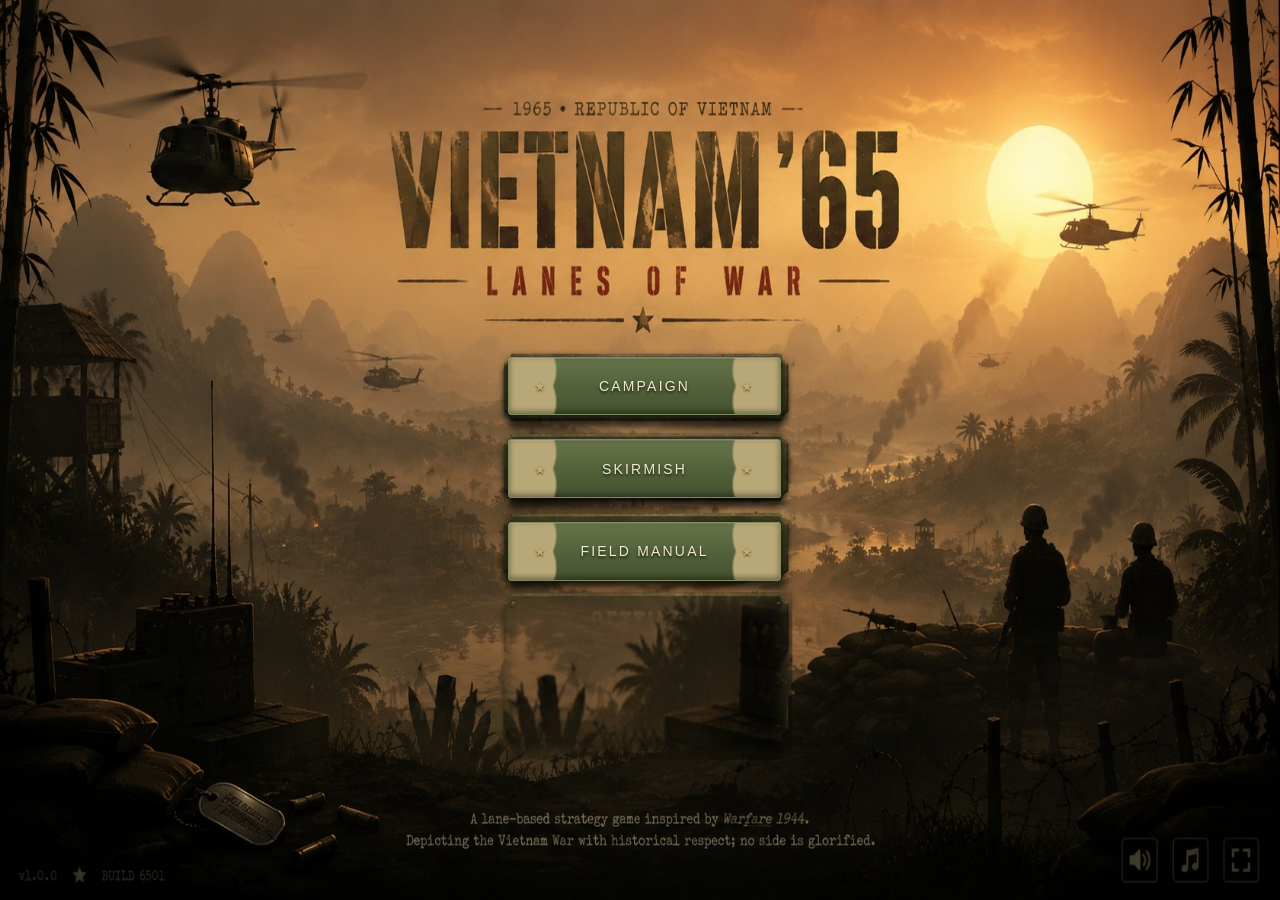
<file: index.html>
<!DOCTYPE html>
<html lang="en">
<head>
<meta charset="UTF-8">
<!-- user-scalable=no: pinch-zoom fights a canvas game that does its own panning,
     and a stray double-tap zoom leaves the player stuck at 2x with no way back.
     viewport-fit=cover lets the stage reach under the notch once fullscreen. -->
<meta name="viewport" content="width=device-width, initial-scale=1.0, maximum-scale=1.0, user-scalable=no, viewport-fit=cover">
<meta name="mobile-web-app-capable" content="yes">
<meta name="apple-mobile-web-app-capable" content="yes">
<meta name="apple-mobile-web-app-status-bar-style" content="black-translucent">
<meta name="theme-color" content="#0c0e09">
<title>VIETNAM '65 — LANES OF WAR</title>
<link rel="icon" type="image/png" href="favicon.png">
<link rel="stylesheet" href="css/style.css">
</head>
<body>
<div id="app">
  <div id="stage">
    <canvas id="game-canvas" width="1280" height="720"></canvas>

    <!-- In-match HUD -->
    <div id="hud" class="hidden">
      <div id="hud-top">
        <div class="morale-block" id="morale-us">
          <div class="morale-label"><span class="emblem us">★</span> US / ARVN</div>
          <div class="morale-bar"><div class="morale-fill us" id="morale-fill-us"></div></div>
        </div>
        <div id="hud-center">
          <div id="flag-pips"></div>
          <div id="objective-line"></div>
          <canvas id="minimap" width="240" height="52" title="Battlefield map — click to move the camera"></canvas>
        </div>
        <div class="morale-block right" id="morale-vc">
          <div class="morale-label">VC / NVA <span class="emblem vc">★</span></div>
          <div class="morale-bar"><div class="morale-fill vc" id="morale-fill-vc"></div></div>
        </div>
      </div>

      <div id="hud-controls">
        <button id="btn-pause" title="Pause [P]">II</button>
        <button id="btn-speed" title="Speed [F]">1×</button>
        <button id="btn-mute" title="Mute [M]">SND</button>
        <button id="btn-music" title="Music on/off">MUS</button>
        <button id="btn-fullscreen" title="Fullscreen">⤢</button>
      </div>

      <!-- Hover detail for a unit card. Sits in the HUD layer so it scales with
           --uiK like everything else. -->
      <div id="unit-info" class="hidden"></div>

      <div id="banner"></div>
      <div id="tutor"></div>
      <div id="ticker"></div>

      <div id="hud-bottom">
        <div id="cp-display"><span id="cp-value">0</span><span class="cp-label">CP</span></div>
        <div id="unit-cards"></div>
        <div id="callin-divider"></div>
        <div id="callin-cards"></div>
      </div>
      <div id="target-hint" class="hidden"></div>
      <div id="squad-panel" class="hidden"></div>
    </div>

    <!-- Main menu -->
    <div class="screen" id="screen-menu">
      <div class="menu-inner">
        <div class="title-block">
          <div class="title-over">— 1965 · REPUBLIC OF VIETNAM —</div>
          <h1>VIETNAM '65</h1>
          <div class="title-sub">LANES OF WAR</div>
          <div id="load-status"></div>
        </div>
        <div class="menu-buttons">
          <button class="big-btn" id="btn-campaign">CAMPAIGN</button>
          <button class="big-btn" id="btn-skirmish">SKIRMISH</button>
          <button class="big-btn" id="btn-help">FIELD MANUAL</button>
        </div>
        <div class="menu-footer">A lane-tactics game in the tradition of <em>Warfare 1944</em>.<br>
        Depicting the war of 1965–69 with documentary intent — no side is glorified here.</div>
      </div>
    </div>

    <!-- Skirmish setup -->
    <div class="screen hidden" id="screen-skirmish">
      <div class="panel wide">
        <h2>SKIRMISH — OPERATION ORDER</h2>
        <div class="setup-row">
          <div class="setup-label">COMMAND<br><span id="perk-points">0 CMD</span></div>
          <div class="perk-pick" id="perk-pick"></div>
        </div>
        <div class="setup-row">
          <div class="setup-label">FACTION</div>
          <div class="faction-pick">
            <button class="faction-card selected" data-side="us" id="pick-us">
              <div class="fc-emblem us">★</div>
              <div class="fc-name">US / ARVN</div>
              <div class="fc-doc">FIREPOWER DOCTRINE</div>
              <div class="fc-desc">Artillery, napalm, air cavalry. Costly, casualty-sensitive troops. You must find the enemy before you can destroy him.</div>
            </button>
            <button class="faction-card" data-side="vc" id="pick-vc">
              <div class="fc-emblem vc">★</div>
              <div class="fc-name">VC / NVA</div>
              <div class="fc-doc">GROUND DOCTRINE</div>
              <div class="fc-desc">Concealment, punji traps, spider holes, tunnels. No air, no artillery — the land itself is your weapon.</div>
            </button>
          </div>
        </div>
        <div class="setup-row">
          <div class="setup-label">AREA OF OPERATIONS</div>
          <div id="map-pick" class="map-pick"></div>
        </div>
        <div class="setup-row">
          <div class="setup-label">OPPOSITION</div>
          <div class="diff-pick">
            <button class="diff-btn" data-diff="recruit">RECRUIT</button>
            <button class="diff-btn selected" data-diff="veteran">VETERAN</button>
            <button class="diff-btn" data-diff="elite">ELITE</button>
          </div>
        </div>
        <div class="setup-actions">
          <button class="big-btn ghost" id="btn-skirmish-back">BACK</button>
          <button class="big-btn" id="btn-skirmish-start">COMMENCE OPERATION</button>
        </div>
      </div>
    </div>

    <!-- Campaign select -->
    <div class="screen hidden" id="screen-campaign">
      <div class="panel wide">
        <h2>CAMPAIGN — 1965 to 1969</h2>
        <div class="campaign-note">Five operations, alternating sides. Learn both doctrines: the war looked very different depending on which end of the lane you stood on.</div>
        <div id="mission-list"></div>
        <div class="setup-actions">
          <button class="big-btn ghost" id="btn-campaign-back">BACK</button>
        </div>
      </div>
    </div>

    <!-- Briefing -->
    <div class="screen hidden" id="screen-briefing">
      <div class="panel briefing">
        <div class="brief-stamp" id="brief-stamp">OPERATION ORDER</div>
        <h2 id="brief-title"></h2>
        <div class="brief-meta" id="brief-meta"></div>
        <div class="brief-body" id="brief-body"></div>
        <div class="brief-objectives" id="brief-objectives"></div>
        <div class="setup-actions">
          <button class="big-btn ghost" id="btn-brief-back">WITHDRAW</button>
          <button class="big-btn" id="btn-brief-start">COMMENCE OPERATION</button>
        </div>
      </div>
    </div>

    <!-- Field manual -->
    <div class="screen hidden" id="screen-help">
      <div class="panel wide manual">
        <h2>FIELD MANUAL</h2>
        <div class="manual-cols">
          <div class="manual-col">
            <h3>THE LANE WAR</h3>
            <ul>
              <li><b>Command Points (CP)</b> accrue over time. Spend them on troops and support. Holding lane flags raises income and drains enemy morale.</li>
              <li>Click a <b>unit card</b> (or keys 1–6), then click a lane to deploy. Units advance and engage on their own.</li>
              <li>Win by breaking enemy <b>morale</b>. Every soldier lost costs morale — US morale bleeds faster per casualty than VC morale.</li>
              <li><b>Elevation matters.</b> Troops firing downhill gain range and damage. Study the terrain line of each lane.</li>
              <li><b>Cover is not concealment.</b> Concealed VC troops in brush cannot be targeted until spotted — and their first volley from hiding hits harder.</li>
            </ul>
            <h3>COVER &amp; TRENCHES</h3>
            <ul>
              <li>Your squads <b>do not take cover on their own</b>. Select one and tap a position, or press <b>E</b>, to move into it. When to move is the decision.</li>
              <li>A rock holds one squad, a trench two, a long trench three. The <b>pips</b> under a position show how full it is — including an enemy position, once they crowd one.</li>
              <li><b>Crowding is a trade.</b> Squads packed into one position lose protection against rifles and take far more from a single shell. Massing wins the firefight and loses to the mortar that finds it.</li>
              <li><b>Hold still and the position improves</b> — men dig, and protection climbs for about thirteen seconds.</li>
              <li>Keep holding and <b>the enemy ranges you in</b>. A round lands short as a warning, then the position starts taking accurate fire. Moving resets the clock — and it resets the digging too.</li>
              <li>A trench <b>conceals</b> the men in it. You can see into your own; an enemy trench stays shut.</li>
              <li><b>Rifles will not take a trench.</b> A dug-in squad beats the same squad in the open almost every time — do not feed men into it frontally.</li>
              <li><b>Weapons are drawn as they are.</b> An SKS has no magazine under it, an AK does; the ARVN carry long wooden M14s and the M79 is a short fat tube. You can tell what is shooting at you by looking.</li>
              <li>The <b>Weapons Team carries an M79</b> (F) — high explosive out to more than twice grenade range. It is the infantry answer to a trench, and it costs no CP.</li>
              <li><b>Explosives are the answer.</b> A trench does not shelter you from a shell, it contains it: grenades and artillery hit HARDER against a dug position, and harder again if it is crowded. That is how you clear one.</li>
            </ul>
            <h3>SNIPERS</h3>
            <ul>
              <li>Snipers take time to aim — watch for the <b>scope glint</b>. One shot, one kill.</li>
              <li>Two snipers aiming at each other triggers a <b>duel</b>: high ground and range decide who fires first.</li>
              <li>Counter a sniper with artillery, smoke of battle... or your own marksman.</li>
            </ul>
          </div>
          <div class="manual-col">
            <h3>US — FIREPOWER DOCTRINE <span class="emblem us">★</span></h3>
            <ul>
              <li><b>Fire Mission</b>: 105mm barrage on a marked point, after a delay.</li>
              <li><b>Napalm</b>: burns a strip of ground — and the brush concealing the enemy. Fire does not check dog tags; keep your own men clear.</li>
              <li><b>Dustoff</b>: medevac flight restores morale.</li>
              <li><b>Air Cav</b>: Huey inserts a squad anywhere on a lane.</li>
              <li><b>Arc Light</b>: B-52 strike. Devastating against massed troops, wasted on dispersed ones.</li>
              <li><b>The APC is immune to rifle fire.</b> Not resistant — immune. Rounds spark off the hull. Only rockets, grenades, satchels and shells will stop it.</li>
              <li><b>Engineers</b> clear traps and tunnels; <b>LRRP recon</b> spots concealed enemies at long range.</li>
            </ul>
            <h3>VC — GROUND DOCTRINE <span class="emblem vc">★</span></h3>
            <ul>
              <li><b>Punji pits & mines</b>: hidden traps placed on the lane. Engineers can find and clear them.</li>
              <li><b>Spider hole</b>: a buried marksman who fires one ambush shot, then vanishes again.</li>
              <li><b>Tunnel</b>: dig a forward exit — your infantry emerge there instead of walking the whole lane.</li>
              <li>Guerrillas in brush are <b>concealed</b>: untargetable until spotted, with an ambush bonus on their first strike.</li>
            </ul>
          </div>
        </div>
        <div class="setup-actions">
          <button class="big-btn" id="btn-help-back">RETURN</button>
        </div>
      </div>
    </div>

    <!-- Pause -->
    <div class="screen hidden translucent" id="screen-pause">
      <div class="panel narrow">
        <h2>OPERATION SUSPENDED</h2>
        <div class="pause-buttons">
          <button class="big-btn" id="btn-resume">RESUME</button>
          <button class="big-btn ghost" id="btn-restart">RESTART OPERATION</button>
          <button class="big-btn ghost" id="btn-abort">ABORT TO COMMAND</button>
        </div>
      </div>
    </div>

    <!-- Result -->
    <div class="screen hidden" id="screen-result">
      <div class="panel narrow result">
        <h2 id="result-title">VICTORY</h2>
        <div id="result-sub"></div>
        <div id="result-stats"></div>
        <div class="setup-actions column">
          <button class="big-btn hidden" id="btn-next-mission">NEXT OPERATION</button>
          <button class="big-btn ghost" id="btn-result-replay">REPLAY</button>
          <button class="big-btn ghost" id="btn-result-menu">RETURN TO COMMAND</button>
        </div>
      </div>
    </div>
  </div>
</div>

<!-- Shown only when a touch device is held upright. A 16:9 stage in portrait
     collapses to about a quarter of the screen, so asking for a rotation beats
     shipping an unplayable letterbox. -->
<!-- MOBILE: a landscape GATE, not a nag.
     The desktop build showed this as an overlay you could tap past, because a
     wrong orientation guess must never lock a player out. Here it is the front
     door: the battlefield is 2560px wide and the game is played along that
     axis, so portrait is not a degraded view, it is a broken one. The tap also
     does the work iOS only allows from a real gesture — fullscreen and the
     orientation lock. -->
<div id="rotate-prompt">
  <div class="rotate-icon">⟳</div>
  <div class="rotate-title">ROTATE TO PLAY</div>
  <div class="rotate-sub">Vietnam '65 is fought in landscape</div>
  <div class="rotate-skip">tap anywhere — this also goes fullscreen</div>
</div>

<script src="assets/manifest.js"></script>
<script src="js/data.js"></script>
<script src="js/assets.js"></script>
<script src="js/audio.js"></script>
<script src="js/fx.js"></script>
<script src="js/render.js"></script>
<script src="js/sprite3d.js"></script>
<script src="js/props.js"></script>
<script src="js/perks.js"></script>
<script src="js/tutor.js"></script>
<script src="js/game.js"></script>
<script src="js/ui.js"></script>
<script src="js/mobile.js"></script>
<script src="js/main.js"></script>
</body>
</html>
</file>
<file: css/style.css>
:root {
  --ink: #14170f;
  --olive: #3c4531;
  --olive-dark: #262c1e;
  --paper: #d8d2b0;
  --paper-dim: #b3ad8d;
  --brass: #c9a86a;
  /* Components, so alpha variants of the accent can follow a side re-theme too —
     rgba() cannot take a hex token apart. */
  --brass-rgb: 201, 168, 106;
  /* The HUD plate: the olive gradient every button and panel is stamped from,
     and its hover. Tokenised for the same reason. */
  --plate-hi: #2a3119;
  --plate-lo: #1a2010;
  --plate-hi-h: #333c1f;
  --plate-lo-h: #1f2614;
  --us: #8aa06b;
  --us-bright: #b5c98f;
  --vc: #c25b45;
  --vc-bright: #e08767;
  --danger: #d24a2e;
  --font-head: 'Impact', 'Haettenschweiler', 'Arial Narrow Bold', sans-serif;
  --font-mono: 'Courier New', Courier, monospace;
}

/* ---- THE VC / NVA HUD ------------------------------------------------------
 *
 * `body.side-vc` existed and carried exactly ONE rule — a call-in card
 * background — so playing as the VC gave you the US Army's HUD: olive drab
 * plates, brass fittings, the whole field-manual treatment of the side you are
 * fighting. Reported from play, and correct.
 *
 * The two sides had genuinely different visual worlds and the HUD should say
 * which one you are. US is a printed field manual: olive plate, brass rivets,
 * khaki paper. The NLF's is austere by comparison and its one bright note is
 * the gold star of the flag, so the VC plate goes to a near-black worn brown
 * — black cotton and bamboo rather than sprayed steel — and the accent goes
 * from a brownish brass to a clean bright gold.
 *
 * Done entirely by re-pointing the tokens, which is why the 42 hardcoded
 * accent and plate colours were routed through them first: custom properties
 * set on `body` cascade to the whole HUD, so this block is the entire theme.
 * The US side is unchanged, verified by computed-style diff over 404 elements. */
body.side-vc {
  --brass: #d9b436;
  --brass-rgb: 217, 180, 54;
  --plate-hi: #2b1f1c;
  --plate-lo: #170f0e;
  --plate-hi-h: #3a2a24;
  --plate-lo-h: #1d1412;
  --paper: #d4cfc0;
  --paper-dim: #a9a494;
}

* { margin: 0; padding: 0; box-sizing: border-box; user-select: none; -webkit-user-select: none; }

html, body {
  width: 100%; height: 100%;
  /* dvh tracks the mobile URL bar as it hides and shows; without it the stage
     is sized against a viewport that is briefly wrong on every scroll gesture */
  height: 100dvh;
  background: #0c0e09;
  overflow: hidden;
  /* stop the page itself rubber-banding when a drag reaches the canvas edge */
  overscroll-behavior: none;
  font-family: var(--font-mono);
  color: var(--paper);
}

#stage {
  position: relative;
  aspect-ratio: 16 / 9;
  width: min(100vw, calc(100vh * 16 / 9));
  height: min(100vh, calc(100vw * 9 / 16));
  background: #000;
  box-shadow: 0 0 80px rgba(0,0,0,.8);
}

#game-canvas {
  position: absolute; inset: 0;
  width: 100%; height: 100%;
  display: block;
  cursor: crosshair;
  /* THE reason a drag could never pan the map: without this the browser claims
     the gesture for document scrolling and pinch-zoom before touchmove is even
     dispatched. `none` hands every touch to the game. */
  touch-action: none;
  -webkit-user-select: none; user-select: none;
  -webkit-tap-highlight-color: transparent;
}

/* ---------------------------------------------------------------- mobile ---
 * The stage is 16:9 and centred, which is right on a desktop and wrong on a
 * phone: `min(100vw, 100vh*16/9)` on a 390x844 screen gives 390x219, so the
 * game occupied about a quarter of the display. In landscape the same rule is
 * correct, so the fix is to fill the short axis and let the notch be covered
 * rather than to change the aspect.
 */
#app {
  width: 100%;
  height: 100%;
  display: flex;
  align-items: center;
  justify-content: center;
  padding: env(safe-area-inset-top) env(safe-area-inset-right)
               env(safe-area-inset-bottom) env(safe-area-inset-left);
}

body.touch #stage { box-shadow: none; }

/* Touch targets. 44px is the usual floor for a finger; the HUD buttons were
   sized for a mouse pointer.
 *
 * These are expressed in DESIGN pixels, and the whole HUD is then scaled by
 * --uiK (0.52 on a phone in landscape) — so a 44px design button lands at ~23
 * real pixels, which is not a finger target at all. The order buttons measured
 * exactly that. Sizes here are therefore divided back out by the scale, so the
 * PHYSICAL target is right rather than the nominal one. */
body.touch #hud-controls button {
  min-width: calc(44px / var(--uiK, 1)); min-height: calc(40px / var(--uiK, 1));
  font-size: calc(15px / var(--uiK, 1));
}
body.touch .card { min-height: calc(44px / var(--uiK, 1)); }

/* Squad orders — the controls a player uses most, and the ones that were
   smallest. Kept legible as well as tappable. */
body.touch #squad-panel button {
  min-height: calc(42px / var(--uiK, 1));
  /* width matters as much as height: the smoke button is a single letter and
     measured 25px across — tall enough to hit and too narrow to */
  min-width: calc(42px / var(--uiK, 1));
  padding: calc(6px / var(--uiK, 1)) calc(12px / var(--uiK, 1));
  font-size: calc(12px / var(--uiK, 1));
}
body.touch #squad-panel .sp-name { font-size: calc(12px / var(--uiK, 1)); }
/* the keyboard hints are noise on a device with no keyboard */
body.touch #squad-panel button i { display: none; }

#btn-fullscreen { font-size: 15px; line-height: 1; }

/* Rotate prompt — only ever visible on a touch device held upright. */
#rotate-prompt {
  position: fixed; inset: 0; z-index: 9999;
  display: none;
  flex-direction: column; align-items: center; justify-content: center; gap: 14px;
  background: #0c0e09;
  color: var(--paper);
  text-align: center;
  padding: 24px;
}
body.portrait #rotate-prompt { display: flex; }
.rotate-icon {
  font-size: 54px; color: var(--brass, var(--brass));
  animation: rotate-hint 2.4s ease-in-out infinite;
}
@keyframes rotate-hint {
  0%, 55%, 100% { transform: rotate(0deg); }
  25%, 45%      { transform: rotate(-90deg); }
}
.rotate-title { font-size: 17px; letter-spacing: 2px; }
.rotate-sub { font-size: 12px; opacity: .65; letter-spacing: 1px; }
.rotate-skip {
  margin-top: 18px; font-size: 11px; letter-spacing: 1px;
  opacity: .42; text-decoration: underline;
}

.hidden { display: none !important; }

/* ---------- Screens ---------- */
.screen {
  position: absolute; inset: 0;
  display: flex; align-items: center; justify-content: center;
  background:
    radial-gradient(ellipse at 50% 30%, rgba(70,80,50,.25), transparent 70%),
    linear-gradient(rgba(10,12,7,.82), rgba(10,12,7,.92));
  z-index: 20;
}
.panel.wide { width: 78%; }
.panel.narrow { width: 460px; text-align: center; }
.panel.briefing { width: 640px; }

h1 {
  font-family: var(--font-head);
  font-size: 88px;
  letter-spacing: 10px;
  color: var(--paper);
  text-shadow: 0 4px 0 rgba(0,0,0,.55), 0 0 34px rgba(220,160,80,.25);
  line-height: 1;
}
h3 {
  font-family: var(--font-head);
  font-size: 17px;
  letter-spacing: 3px;
  color: var(--paper);
  margin: 14px 0 7px;
}

.emblem { font-style: normal; }
.emblem.us { color: var(--us-bright); }
.emblem.vc { color: var(--vc-bright); }

/* ---------- Main menu ---------- */
.menu-inner { text-align: center; margin-top: -30px; }
.title-over {
  font-size: 13px; letter-spacing: 6px; color: var(--brass);
  margin-bottom: 8px; text-shadow: 0 1px 0 #000;
}
.title-sub {
  font-family: var(--font-head);
  font-size: 26px; letter-spacing: 18px; text-indent: 18px;
  color: var(--vc-bright);
  margin-top: 2px;
  text-shadow: 0 2px 0 rgba(0,0,0,.6);
}
#load-status {
  margin-top: 10px; font-size: 10px; letter-spacing: 3px;
  color: rgba(216,210,176,.55); text-shadow: 0 1px 0 #000;
  min-height: 12px;
}
.menu-buttons { margin-top: 44px; display: flex; flex-direction: column; gap: 14px; align-items: center; }
.menu-footer {
  margin-top: 40px; font-size: 11px; line-height: 1.7;
  color: rgba(216,210,176,.6); text-shadow: 0 1px 0 #000;
}

.big-btn {
  font-family: var(--font-head);
  font-size: 20px; letter-spacing: 4px;
  color: var(--ink);
  background: linear-gradient(180deg, var(--paper), #b8b28f);
  border: none;
  border-bottom: 4px solid #7d7758;
  padding: 12px 44px;
  min-width: 300px;
  cursor: pointer;
  transition: transform .08s, filter .08s;
}
.big-btn:hover { filter: brightness(1.08); transform: translateY(-1px); }
.big-btn:active { transform: translateY(1px); border-bottom-width: 2px; }
.big-btn.ghost {
  background: transparent; color: var(--paper);
  border: 1px solid rgba(216,210,176,.5); border-bottom: 3px solid rgba(216,210,176,.5);
}
.big-btn:disabled { opacity: .4; cursor: default; }

/* ---------- Skirmish setup ---------- */
.setup-row { margin-bottom: 18px; }
.setup-label { font-size: 11px; letter-spacing: 4px; color: var(--brass); margin-bottom: 8px; }

.faction-pick { display: flex; gap: 16px; }
.faction-card {
  flex: 1; text-align: left; cursor: pointer;
  background: rgba(0,0,0,.3);
  border: 1px solid rgba(216,210,176,.25);
  padding: 14px 16px;
  color: var(--paper);
  font-family: var(--font-mono);
  transition: border-color .1s, background .1s;
}
.faction-card:hover { background: rgba(216,210,176,.08); }
.faction-card.selected { border-color: var(--brass); background: rgba(var(--brass-rgb),.12); box-shadow: inset 0 0 24px rgba(var(--brass-rgb),.08); }
.fc-emblem { font-size: 26px; }
.fc-emblem.us { color: var(--us-bright); }
.fc-emblem.vc { color: var(--vc-bright); }
.fc-name { font-family: var(--font-head); font-size: 20px; letter-spacing: 3px; margin: 4px 0 2px; }
.fc-doc { font-size: 10px; letter-spacing: 3px; color: var(--brass); margin-bottom: 8px; }
.fc-desc { font-size: 11px; line-height: 1.55; color: var(--paper-dim); }

.map-pick { display: flex; gap: 10px; flex-wrap: wrap; }
.map-card {
  cursor: pointer; width: 172px;
  background: rgba(0,0,0,.3);
  border: 1px solid rgba(216,210,176,.25);
  padding: 10px 12px;
  color: var(--paper);
  font-family: var(--font-mono);
  text-align: left;
}
.map-card:hover { background: rgba(216,210,176,.08); }
.map-card.selected { border-color: var(--brass); background: rgba(var(--brass-rgb),.12); }
.map-card .mc-name { font-family: var(--font-head); font-size: 15px; letter-spacing: 2px; }
.map-card .mc-year { font-size: 10px; color: var(--brass); letter-spacing: 2px; margin: 2px 0 6px; }
.map-card .mc-desc { font-size: 10px; line-height: 1.5; color: var(--paper-dim); }
.map-card canvas { width: 100%; height: 44px; display: block; margin-bottom: 6px; background: #11150c; }

.diff-pick { display: flex; gap: 10px; }
.diff-btn {
  font-family: var(--font-head); letter-spacing: 3px; font-size: 14px;
  background: rgba(0,0,0,.3); color: var(--paper);
  border: 1px solid rgba(216,210,176,.25);
  padding: 8px 22px; cursor: pointer;
}
.diff-btn.selected { border-color: var(--brass); color: var(--brass); background: rgba(var(--brass-rgb),.1); }

.setup-actions { display: flex; gap: 14px; justify-content: flex-end; margin-top: 22px; }
.setup-actions.column { flex-direction: column; align-items: center; }

/* ---------- Campaign ---------- */
.campaign-note { font-size: 12px; color: var(--paper-dim); margin-bottom: 16px; line-height: 1.6; }
#mission-list { display: flex; flex-direction: column; gap: 8px; }
.mission-row.locked { opacity: .38; cursor: default; }

/* ---------- Briefing ---------- */
.brief-objectives { margin-top: 14px; font-size: 12px; line-height: 1.8; color: var(--us-bright); }

/* ---------- Manual ---------- */
.manual-cols { display: flex; gap: 30px; }
.manual-col { flex: 1; }
.manual ul { list-style: none; }
.manual li { font-size: 11.5px; line-height: 1.6; margin-bottom: 7px; color: var(--paper-dim); padding-left: 14px; position: relative; }
.manual li::before { content: '▸'; position: absolute; left: 0; color: var(--brass); }
.manual li b { color: var(--paper); }

/* ---------- Result ---------- */
.result h2 { font-size: 44px; letter-spacing: 8px; }
#result-title.win { color: var(--us-bright); }
#result-title.lose { color: var(--danger); }
#result-sub { font-size: 12px; color: var(--paper-dim); margin-bottom: 18px; line-height: 1.6; }
#result-stats { display: grid; grid-template-columns: 1fr 1fr; gap: 6px 20px; text-align: left; font-size: 12px; margin-bottom: 10px; }
#result-stats .rs-label { color: var(--paper-dim); }
#result-stats .rs-value { text-align: right; color: var(--paper); }

/* ---------- Pause ---------- */
.pause-buttons { display: flex; flex-direction: column; gap: 12px; align-items: center; }

/* ---------- HUD ---------- */
#hud { position: absolute; inset: 0; pointer-events: none; z-index: 10; }
#hud button { pointer-events: auto; }
.morale-block { width: 300px; }
.morale-block.right { text-align: right; }
.morale-fill { height: 100%; transition: width .3s; }

#hud-center { text-align: center; padding-top: 2px; }
#flag-pips { display: flex; gap: 8px; justify-content: center; }
.flag-pip {
  width: 16px; height: 16px; border: 1px solid rgba(216,210,176,.5);
  background: rgba(0,0,0,.5); transform: rotate(45deg);
}
.flag-pip.us { background: var(--us); }
.flag-pip.vc { background: var(--vc); }
#minimap {
  display: block; margin: 6px auto 0;
  border: 1px solid rgba(216,210,176,.35);
  border-radius: 2px;
  background: rgba(14,16,10,.8);
  cursor: pointer;
  pointer-events: auto;
  box-shadow: 0 2px 6px rgba(0,0,0,.5);
}

#hud-controls { position: absolute; top: 54px; right: 14px; display: flex; gap: 6px; }
#hud-controls button.off { color: rgba(216,210,176,.35); text-decoration: line-through; }
#banner.show { opacity: 1; }
#banner.danger { color: var(--danger); }

#ticker {
  position: absolute; left: 14px; bottom: 108px;
  font-size: 11px; line-height: 1.7; letter-spacing: 1px;
  color: rgba(216,210,176,.9);
  text-shadow: 0 1px 2px #000;
  pointer-events: none;
}
#ticker .tk-us { color: var(--us-bright); }
#ticker .tk-vc { color: var(--vc-bright); }
#ticker .tk-sys { color: var(--brass); }

#unit-cards, #callin-cards { display: flex; gap: 6px; }
#callin-divider { width: 1px; background: rgba(216,210,176,.3); margin: 4px 2px; }
.card.unaffordable .card-cost { color: var(--danger); }
.card canvas { width: 44px; height: 38px; }
.card-cost { font-size: 11px; color: var(--brass); font-weight: bold; }
.card-key {
  position: absolute; top: 2px; left: 4px;
  font-size: 9px; color: rgba(216,210,176,.55);
}
.card-cd {
  position: absolute; left: 0; right: 0; bottom: 0;
  background: rgba(0,0,0,.72);
  height: 0%;
  pointer-events: none;
}
.card.callin { background: rgba(31,26,18,.92); }
body.side-vc .card.callin { background: rgba(38,24,18,.92); }
#squad-panel button:hover { border-color: var(--brass); color: var(--brass); }
#squad-panel button:disabled { opacity: .45; cursor: default; }
#squad-panel button i { font-style: normal; opacity: .55; font-size: 9px; margin-left: 3px; }

#target-hint {
  position: absolute; bottom: 104px; left: 50%; transform: translateX(-50%);
  font-family: var(--font-head); font-size: 15px; letter-spacing: 3px;
  color: var(--brass); text-shadow: 0 1px 3px #000;
  background: rgba(8,10,6,.7); padding: 6px 18px;
  border: 1px solid rgba(var(--brass-rgb),.5);
  pointer-events: none;
}

/* ============================================================
   TITLE SCREEN — painted key art, live buttons on the plates
   Geometry matches assets/ui/menu_bg.jpg (1680x936):
   plate column x 667..1025, rows at y 371 / 457 / 543, h 61
   ============================================================ */
#screen-menu {
  background: url('../assets/ui/menu_bg.jpg') center/100% 100% no-repeat;
  padding: 0;
}
#screen-menu .menu-inner { width: 100%; height: 100%; padding: 0; display: block; }
/* the art already carries the title and the footer line */
#screen-menu .title-block,
#screen-menu .menu-footer { display: none; }

#screen-menu .menu-buttons {
  position: absolute; inset: 0;
  display: block; gap: 0;
  margin: 0;            /* the base rule's margin-top would shift the column */
}
#screen-menu .big-btn {
  position: absolute;
  left: 39.70%; width: 21.31%; height: 6.52%;
  min-width: 0; margin: 0; padding: 0;
  display: flex; align-items: center; justify-content: center;
  font-family: var(--font-head);
  font-size: clamp(11px, 1.55vh, 21px);
  letter-spacing: .16em;
  color: #efe9d2;
  text-shadow: 0 2px 3px rgba(0,0,0,.75);
  background:
    radial-gradient(circle at 3.2% 22%, #b9a877 0 14%, transparent 15%),
    radial-gradient(circle at 3.2% 78%, #b9a877 0 14%, transparent 15%),
    radial-gradient(circle at 96.8% 22%, #b9a877 0 14%, transparent 15%),
    radial-gradient(circle at 96.8% 78%, #b9a877 0 14%, transparent 15%),
    linear-gradient(180deg, #66744a 0%, #55643c 45%, #44522f 100%);
  border: 1px solid #7d8a5c;
  border-radius: 3px;
  box-shadow: inset 0 1px 0 rgba(255,255,255,.14),
              inset 0 -2px 6px rgba(0,0,0,.45),
              0 3px 10px rgba(0,0,0,.5);
  cursor: pointer;
  transition: filter .12s, transform .12s;
}
#screen-menu .big-btn::before,
#screen-menu .big-btn::after {
  content: '★';
  position: absolute; top: 50%; transform: translateY(-50%);
  color: var(--brass); font-size: .95em; text-shadow: 0 1px 2px rgba(0,0,0,.6);
}
#screen-menu .big-btn::before { left: 9%; }
#screen-menu .big-btn::after  { right: 9%; }
#screen-menu #btn-campaign { top: 39.64%; }
#screen-menu #btn-skirmish { top: 48.82%; }
#screen-menu #btn-help     { top: 58.01%; }
#screen-menu .big-btn:hover {
  filter: brightness(1.18) saturate(1.05);
  transform: translateY(-1px);
}
#screen-menu .big-btn:active { transform: translateY(1px); filter: brightness(.94); }

#screen-menu #load-status {
  position: absolute; left: 2.2%; bottom: 3.4%;
  font-family: var(--font-head); font-size: 12px; letter-spacing: .14em;
  color: rgba(232,226,200,.75); text-shadow: 0 1px 3px #000;
}

/* ============================================================
   UI RESKIN — field-manual look from the concept art:
   dark olive metal panels, brass rivets + stencil headings,
   riveted plate buttons, jungle key art behind every screen
   ============================================================ */
.screen:not(#screen-menu):not(.translucent) {
  background:
    linear-gradient(rgba(8,10,6,.72), rgba(8,10,6,.86)),
    url('../assets/ui/menu_bg.jpg') center/cover no-repeat;
}
.screen.translucent {
  background:
    linear-gradient(rgba(8,10,6,.66), rgba(8,10,6,.78)),
    url('../assets/ui/menu_bg.jpg') center/cover no-repeat;
}

.panel {
  padding: 26px 34px;
  max-height: 92%;
  overflow-y: auto;
  position: relative;
  background:
    radial-gradient(circle at 1.1% 3.2%, #b9a877 0 .34%, transparent .36%),
    radial-gradient(circle at 98.9% 3.2%, #b9a877 0 .34%, transparent .36%),
    radial-gradient(circle at 1.1% 96.8%, #b9a877 0 .34%, transparent .36%),
    radial-gradient(circle at 98.9% 96.8%, #b9a877 0 .34%, transparent .36%),
    linear-gradient(158deg, #333f26 0%, #2b361f 46%, #222b19 100%);
  border: 2px solid #55643a;
  outline: 5px solid rgba(0,0,0,.45);
  box-shadow: 0 18px 70px rgba(0,0,0,.75), inset 0 0 90px rgba(0,0,0,.45);
}
.panel::before {
  content: '';
  position: absolute;
  inset: 6px;
  border: 1px dashed rgba(216,210,176,.22);
  pointer-events: none;
  border-color: rgba(var(--brass-rgb),.16);
}

h2 {
  font-family: var(--font-head);
  font-size: 30px;
  letter-spacing: 5px;
  margin-bottom: 16px;
  color: var(--brass);
  text-shadow: 0 2px 0 rgba(0,0,0,.6), 0 0 22px rgba(var(--brass-rgb),.18);
  border-bottom: 1px solid rgba(var(--brass-rgb),.22);
  padding-bottom: 10px;
}

/* ---- mission list: olive plates with brass numerals ---- */
.mission-row {
  display: flex;
  align-items: center;
  gap: 16px;
  cursor: pointer;
  font-family: var(--font-mono);
  color: var(--paper);
  text-align: left;
  width: 100%;
  background: linear-gradient(180deg, #3d4a2b 0%, #313d23 55%, #2a3420 100%);
  border: 1px solid #4f5d36;
  box-shadow: inset 0 1px 0 rgba(255,255,255,.07), 0 2px 6px rgba(0,0,0,.4);
  padding: 12px 18px;
  position: relative;
}
.mission-row::after {
  content: ''; position: absolute; left: 0; top: 0; bottom: 0; width: 3px;
  background: transparent;
}
.mission-row:hover:not(.locked) {
  background: linear-gradient(180deg, #4a5934 0%, #3c4a2a 100%);
  border-color: var(--brass);
}
.mission-row:hover:not(.locked)::after { background: var(--brass); }
.mission-row .m-check {
  font-size: 16px;
  color: var(--brass);
  width: 18px;
}
.mission-row .m-num {
  font-family: var(--font-head);
  font-size: 24px;
  width: 34px;
  color: var(--brass);
  text-shadow: 0 2px 0 rgba(0,0,0,.5);
}
.mission-row .m-name {
  font-family: var(--font-head);
  font-size: 17px;
  letter-spacing: 2px;
  color: #ece5c6;
}
.mission-row .m-meta {
  font-size: 10px;
  margin-top: 2px;
  color: rgba(216,210,176,.62);
  letter-spacing: 1.5px;
}
.mission-row .m-side {
  margin-left: auto;
  letter-spacing: 2px;
  font-size: 12px;
}
.mission-row .m-side.us {
  color: var(--paper);
}
.mission-row .m-side.vc {
  color: var(--vc-bright);
}
.mission-row.locked .m-side::after { content: ' 🔒'; }

/* ---- plate buttons everywhere outside the title screen ---- */
.screen:not(#screen-menu) .big-btn,
.setup-actions .big-btn {
  font-family: var(--font-head);
  letter-spacing: .16em;
  color: #efe9d2;
  background:
    radial-gradient(circle at 3.5% 24%, #b9a877 0 13%, transparent 14%),
    radial-gradient(circle at 3.5% 76%, #b9a877 0 13%, transparent 14%),
    radial-gradient(circle at 96.5% 24%, #b9a877 0 13%, transparent 14%),
    radial-gradient(circle at 96.5% 76%, #b9a877 0 13%, transparent 14%),
    linear-gradient(180deg, #66744a 0%, #55643c 45%, #44522f 100%);
  border: 1px solid #7d8a5c;
  border-bottom: 1px solid #7d8a5c;
  border-radius: 3px;
  box-shadow: inset 0 1px 0 rgba(255,255,255,.13),
              inset 0 -2px 6px rgba(0,0,0,.42), 0 3px 9px rgba(0,0,0,.45);
  padding: 12px 34px;
  min-width: 220px;
}
.screen:not(#screen-menu) .big-btn:hover { filter: brightness(1.16); }
.screen:not(#screen-menu) .big-btn.ghost {
  background: linear-gradient(180deg, #3a4529 0%, #2e3820 100%);
  color: #cfc9a8; border-color: #55643a;
}
/* the confirming action reads as brass, like COMMENCE OPERATION */
#btn-skirmish-start, #btn-brief-start, #btn-next-mission {
  color: #241f12;
  background:
    radial-gradient(circle at 3.5% 24%, #8a7648 0 13%, transparent 14%),
    radial-gradient(circle at 3.5% 76%, #8a7648 0 13%, transparent 14%),
    radial-gradient(circle at 96.5% 24%, #8a7648 0 13%, transparent 14%),
    radial-gradient(circle at 96.5% 76%, #8a7648 0 13%, transparent 14%),
    linear-gradient(180deg, #efe6c2 0%, #ddd0a4 48%, #c6b783 100%);
  border-color: #efe6c2;
  text-shadow: none;
}

/* ---- briefing ---- */
.brief-stamp {
  position: absolute;
  top: 18px;
  right: 22px;
  font-size: 13px;
  color: var(--vc-bright);
  border: 2px solid var(--vc-bright);
  transform: rotate(-7deg);
  letter-spacing: 3px;
  padding: 5px 12px;
  font-family: var(--font-head);
  opacity: .85;
}
.brief-meta {
  font-size: 11px;
  margin-bottom: 14px;
  color: var(--brass);
  letter-spacing: 2px;
}
.brief-body {
  font-size: 13px;
  white-space: pre-wrap;
  min-height: 120px;
  color: #d9d3b4;
  line-height: 1.72;
}
.brief-objectives div { color: #cbe0a0; }
.brief-objectives .obj-vc {
  color: var(--vc-bright);
}

/* ---- setup screens ---- */
.faction-card, .map-card, .diff-btn {
  background: linear-gradient(180deg, rgba(58,69,41,.55), rgba(38,46,27,.65));
  border-color: #4c5936;
}
.faction-card.selected, .map-card.selected, .diff-btn.selected {
  border-color: var(--brass);
  background: linear-gradient(180deg, rgba(90,80,45,.4), rgba(60,55,30,.5));
  box-shadow: inset 0 0 30px rgba(var(--brass-rgb),.12);
}

/* ============================================================
   IN-MATCH HUD — riveted field kit to match the concept art
   ============================================================ */

.card {
  position: relative;
  width: 78px;
  height: 84px;
  cursor: pointer;
  display: flex;
  flex-direction: column;
  align-items: center;
  padding-top: 3px;
  overflow: hidden;
  transition: border-color .1s;
  background:
    radial-gradient(circle at 6% 8%, rgba(var(--brass-rgb),.85) 0 5%, transparent 6%),
    radial-gradient(circle at 94% 8%, rgba(var(--brass-rgb),.85) 0 5%, transparent 6%),
    linear-gradient(180deg, #3c4a2b 0%, #2f3a22 60%, #26301b 100%);
  border: 1px solid #55643a;
  box-shadow: inset 0 1px 0 rgba(255,255,255,.09), 0 2px 6px rgba(0,0,0,.45);
  border-radius: 3px;
}
.card:hover {
  border-color: var(--brass);
}
.card.armed {
  border-color: var(--brass);
  box-shadow: 0 0 14px rgba(var(--brass-rgb),.55), inset 0 0 14px rgba(var(--brass-rgb),.22);
}
.card-men {
  position: absolute;
  top: 2px;
  right: 4px;
  font-size: 9px;
  font-weight: bold;
  color: var(--brass);
}
.morale-fill.us {
  background: linear-gradient(180deg, #b9cf8f, #7d9455);
}
.morale-fill.vc {
  float: right;
  background: linear-gradient(180deg, #e8917a, #b3452f);
}
#banner {
  position: absolute;
  top: 26%;
  left: 0;
  right: 0;
  text-align: center;
  font-size: 46px;
  letter-spacing: 10px;
  color: var(--paper);
  opacity: 0;
  transition: opacity .25s;
  pointer-events: none;
  font-family: var(--font-head);
  text-shadow: 0 3px 0 rgba(0,0,0,.6), 0 0 30px rgba(var(--brass-rgb),.35);
}

#squad-panel {
  position: absolute;
  bottom: 108px;
  left: 50%;
  transform: translateX(-50%);
  display: flex;
  align-items: center;
  gap: 6px;
  padding: 5px 10px;
  border-radius: 2px;
  font-family: var(--font-head);
  letter-spacing: 1px;
  z-index: 6;
  background: linear-gradient(180deg, rgba(30,38,22,.95), rgba(18,24,13,.96));
  border: 1px solid rgba(var(--brass-rgb),.5);
  box-shadow: 0 6px 20px rgba(0,0,0,.6);
}
#squad-panel .sp-name {
  font-size: 12px;
  margin-right: 6px;
  color: var(--brass);
}
#squad-panel button {
  color: var(--paper);
  font-family: var(--font-head);
  font-size: 10.5px;
  letter-spacing: 1px;
  padding: 4px 8px;
  cursor: pointer;
  background: linear-gradient(180deg, #4a5834, #3a4728);
  border: 1px solid #66754a;
  border-radius: 2px;
}
#squad-panel button:hover:not(:disabled) { border-color: var(--brass); color: var(--brass); }

/* ============================================================
   RESPONSIVE UI SCALING
   The battlefield is a fixed 1280x720 design. Every UI layer is
   laid out at that size and then scaled to whatever the stage
   actually is, so proportions are identical on a phone and on a
   5K Mac — no more fonts that are huge on small screens and
   postage-stamp sized on big ones.
   ============================================================ */
#hud, .screen {
  width: 1280px;
  height: 720px;
  left: 0; top: 0; right: auto; bottom: auto;
  transform-origin: top left;
  transform: scale(var(--uiK, 1));
}


/* ---- command perks (skirmish screen) ---- */
.perk-pick { display: flex; flex-wrap: wrap; gap: 6px; }
.perk-card {
  width: 148px; text-align: left; padding: 6px 8px;
  background: linear-gradient(180deg, #3b432c, #2c3321);
  border: 1px solid #59633f; border-radius: 2px;
  color: #cdd6b4; font: 9px 'Courier New', monospace; cursor: pointer;
}
.perk-card:hover:not(.owned):not(.locked) { border-color: #93a468; background: #454e33; }
.perk-card .pk-name { font-weight: bold; letter-spacing: .06em; color: #e2e9c9; }
.perk-card .pk-desc { opacity: .72; line-height: 1.28; margin-top: 3px; }
.perk-card .pk-cost { float: right; color: #d8c169; }
.perk-card.owned { border-color: #7f9a55; background: #38471f; cursor: default; }
.perk-card.owned .pk-cost::after { content: ' ✔'; }
.perk-card.locked { opacity: .45; cursor: not-allowed; }
#perk-points { color: #d8c169; letter-spacing: .08em; }

/* ============================================================
   CARD STAT PIPS + UNIT INFO
   Reference art shows what a unit is worth on the card itself and in a
   detail panel, rather than making the player learn it by dying. Both are
   built from UNITS/SQUADS at runtime, so they cannot disagree with the sim.
   DOM, so they cost nothing per frame.
   ============================================================ */
.card-pips {
  position: absolute; left: 4px; right: 4px; bottom: 15px;
  display: flex; gap: 5px; justify-content: center;
  pointer-events: none;
}
.pip-row { display: inline-flex; gap: 1.5px; align-items: center; }
.pip-row i {
  width: 4px; height: 5px; display: block;
  background: rgba(255,255,255,.16);
  border-radius: .5px;
}
.pip-row.fire  i.on { background: #d8a24e; }
.pip-row.tough i.on { background: #8fae63; }

#unit-info {
  position: absolute; bottom: 132px; left: 50%; transform: translateX(-50%);
  width: 300px; z-index: 8; pointer-events: none;
  background: linear-gradient(180deg, rgba(26,32,19,.97), rgba(14,18,11,.98));
  border: 1px solid rgba(var(--brass-rgb),.55);
  box-shadow: 0 8px 26px rgba(0,0,0,.65);
  padding: 9px 11px; border-radius: 2px;
  font-family: var(--font-mono); color: var(--paper);
}
#unit-info.hidden { display: none; }
#unit-info .ui-stats div {
  display: flex; align-items: center; justify-content: space-between;
  font-size: 9px; letter-spacing: 1px; opacity: .82; margin: 3px 0;
}
#unit-info .ui-stats em { display: inline-flex; gap: 2px; font-style: normal; }
#unit-info .ui-stats i {
  width: 13px; height: 5px; display: block;
  background: rgba(255,255,255,.15); border-radius: .5px;
}
#unit-info .ui-stats i.on { background: var(--brass); }
#unit-info .ui-cost {
  margin-top: 7px; text-align: right;
  font-family: var(--font-head); font-size: 12px; letter-spacing: 1px; color: var(--brass);
}
#unit-info .ui-cost.short { color: #c9694e; }

/* on a phone the panel would cover the battlefield it is describing */
body.touch #unit-info { display: none !important; }

/* ============================================================================
   FIELD-MANUAL HUD PLATES
   ============================================================================
   Ported from the approved design canvas in design/hud/. The vocabulary was
   already right — 78x84 cards with brass corner rivets, 13px morale bars,
   Impact over Courier, the --brass/--paper/--olive tokens — so this changes the
   TREATMENT, not the layout: stamped metal and field-manual paper instead of
   soft rounded panels.

   Appended deliberately. #hud-controls button is declared four separate times
   further up the file and #hud-bottom twice, accumulated over successive
   passes; untangling that is its own job, and until it happens the cascade is
   the only reliable way to land a change.

   Three devices carry it:
     - CHAMFERED corners instead of rounded ones. Stamped plate, not a bubble.
     - hairline brass rules, not heavy borders.
     - one emphasised element per region (the CP plate), so the eye has a
       fixed anchor rather than a row of equals.
   ============================================================================ */

/* the notch, at two sizes */
#cp-display,
#hud-controls button,
#squad-panel,
#unit-info {
  border-radius: 0;
  clip-path: polygon(7px 0, 100% 0, 100% calc(100% - 7px),
                     calc(100% - 7px) 100%, 0 100%, 0 7px);
}

/* the bottom plate: a rule, not a glow */
#hud-bottom {
  position: absolute;
  bottom: 0;
  left: 0;
  right: 0;
  display: flex;
  align-items: stretch;
  gap: 8px;
  padding: 8px 12px;
  pointer-events: auto;
  padding-top: 6px;
  border-top: 1px solid rgba(var(--brass-rgb), .5);
  box-shadow: 0 -1px 0 rgba(var(--brass-rgb), .14), 0 -10px 30px rgba(0, 0, 0, .6);
  background:
    linear-gradient(180deg, rgba(20, 25, 15, .55) 0%,
                            rgba(14, 18, 10, .94) 38%,
                            rgba(10, 13, 7, .98) 100%);
}

/* command points — the one brass-plated thing on the bar, so the eye has an
   anchor. Everything else on the plate is deliberately quieter than this. */
#cp-display {
  display: flex;
  flex-direction: column;
  justify-content: center;
  align-items: center;
  min-width: 76px;
  background: linear-gradient(180deg, var(--plate-hi), var(--plate-lo));
  border: 1px solid rgba(var(--brass-rgb), .55);
  box-shadow: inset 0 1px 0 rgba(255, 255, 255, .06), 0 2px 10px rgba(0, 0, 0, .5);
}
#cp-value {
  font-size: 30px;
  line-height: 1;
  font-family: var(--font-head);
  color: var(--brass);
  letter-spacing: 1px;
  text-shadow: 0 1px 0 rgba(0, 0, 0, .6);
}
.cp-label {
  margin-top: 2px;
  letter-spacing: 3px;
  color: #8c9668;
  font-size: 9px;
}

/* stencilled controls */
#hud-controls button {
  font-family: var(--font-head);
  font-size: 12px;
  letter-spacing: 1px;
  width: 40px;
  height: 30px;
  cursor: pointer;
  clip-path: polygon(5px 0, 100% 0, 100% calc(100% - 5px),
                     calc(100% - 5px) 100%, 0 100%, 0 5px);
  background: linear-gradient(180deg, var(--plate-hi), var(--plate-lo));
  border: 1px solid rgba(var(--brass-rgb), .34);
  color: var(--paper);
  transition: border-color .1s, color .1s;
}
#hud-controls button:hover {
  border-color: var(--brass);
  color: var(--brass);
  background: linear-gradient(180deg, var(--plate-hi-h), var(--plate-lo-h));
}

/* the top band reads as a printed strip rather than a fade */
#hud-top {
  position: absolute;
  top: 0;
  left: 0;
  right: 0;
  display: flex;
  justify-content: space-between;
  align-items: flex-start;
  padding: 10px 14px;
  border-bottom: 1px solid rgba(var(--brass-rgb), .22);
  background: linear-gradient(180deg, rgba(20, 25, 15, .90) 0%,
                                      rgba(14, 18, 10, .78) 58%,
                                      rgba(14, 18, 10, 0) 100%);
}
.morale-label {
  font-family: var(--font-head);
  font-size: 13px;
  margin-bottom: 4px;
  text-shadow: 0 1px 2px #000;
  color: #e6dfbe;
  letter-spacing: 3px;
}
#objective-line {
  font-size: 11px;
  margin-top: 8px;
  text-shadow: 0 1px 2px #000;
  color: var(--brass);
  letter-spacing: 3px;
}

/* morale bars get ranging ticks — a bare bar reads as a health bar from any
   other game; the graduations are what make it an instrument */
.morale-bar {
  border: 1px solid rgba(var(--brass-rgb),.4);
  background: rgba(0,0,0,.55);
  box-shadow: inset 0 1px 4px rgba(0,0,0,.6);
  height: 13px;
  position: relative;
}
.morale-bar::after {
  content: '';
  position: absolute; inset: 0;
  pointer-events: none;
  background: repeating-linear-gradient(90deg,
    transparent 0 24px, rgba(0, 0, 0, .45) 24px 25px);
}

/* info and squad panels: manual pages, with a brass rule under the heading */
#unit-info, #squad-panel {
  background: linear-gradient(180deg, #2b3319 0%, #1e2412 62%, #171c0e 100%);
  border: 1px solid rgba(var(--brass-rgb), .45);
  box-shadow: 0 10px 30px rgba(0, 0, 0, .6), inset 0 1px 0 rgba(255, 255, 255, .05);
}
#unit-info .ui-head {
  padding-bottom: 5px;
  margin-bottom: 6px;
  border-bottom: 1px solid rgba(var(--brass-rgb), .28);
  background: linear-gradient(180deg, rgba(var(--brass-rgb), .10), transparent);
}
#unit-info .ui-name {
  font-size: 13px;
  font-family: var(--font-head);
  letter-spacing: 2px;
  color: #e6dfbe;
}
#unit-info .ui-role {
  font-size: 9.5px;
  opacity: .66;
  margin-top: 2px;
  letter-spacing: 2px;
  color: #8aa06b;
}
/* the ability block, set in from the edge like a manual sidebar */
#unit-info .ui-trait {
  margin-top: 6px;
  padding-top: 5px;
  font-size: 9.5px;
  line-height: 1.4;
  border-top: 1px solid rgba(var(--brass-rgb),.22);
  opacity: .8;
  font-style: italic;
  border-left: 2px solid var(--brass);
  background: rgba(8, 11, 5, .55);
  padding-left: 9px;
}

/* cards keep their rivets; the name goes stencil */
.card-name {
  font-size: 9.5px;
  margin-top: 1px;
  white-space: nowrap;
  color: #e6dfbe;
  font-family: var(--font-head);
  letter-spacing: .5px;
}
.card-key, .card-men { color: #8c9668; }


/* ---- HUD GROUP RAILS -------------------------------------------------------
 * Appended, like the rest of the field-manual pass, because `#unit-cards` and
 * `#hud-controls button` are each declared several times higher up and the
 * cascade is the only reliable way to land on top of all of them.
 *
 * The label sits ON a hairline rule rather than above it — the rule runs the
 * width of the group and the label interrupts it, which is the printed-form
 * convention the rest of this HUD borrows from. */
#unit-cards { align-items: flex-end; gap: calc(13px * var(--uiK, 1)); }

.card-group { display: flex; flex-direction: column; gap: calc(3px * var(--uiK, 1)); }

/* The label and its rule are ONE flex row spanning the group. A first version
 * absolutely positioned the rule at `left: 100%` with a fixed 200px width,
 * which ran it straight over the next group's cards — the rule has to be
 * bounded by the group it belongs to, so it is a flex child that takes the
 * leftover width instead of a fixed length. */
.group-label {
  display: flex;
  align-items: center;
  gap: calc(4px * var(--uiK, 1));
  width: 100%;
  font: 700 calc(9px * var(--uiK, 1))/1 'Courier New', Courier, monospace;
  letter-spacing: calc(1.3px * var(--uiK, 1));
  color: var(--brass, #b79b5b);
  opacity: 0.78;
  padding-left: calc(2px * var(--uiK, 1));
  white-space: nowrap;
}
.group-label::after {
  content: '';
  flex: 1 1 auto;
  height: 1px;
  min-width: calc(6px * var(--uiK, 1));
  background: linear-gradient(90deg, var(--brass, #b79b5b), rgba(183,155,91,0.15));
  opacity: 0.5;
}

.group-rail { display: flex; gap: calc(6px * var(--uiK, 1)); }

/* ============================================================
   TOUCH HUD LEGIBILITY
   Measured on a 844x390 phone in landscape: --uiK is 0.54, so a
   design pixel is barely half a device pixel. The BUTTONS were
   already handled — they divide the scale back out and land at
   44px. Everything that is read rather than pressed was not, and
   it measured like this:

     unit card name    5.1 device px
     card men count    4.9
     CP label          4.9
     group rail label  2.6   (double-scaled: authored as 9px * uiK
                              and then scaled by uiK again)
     morale label      7.0

   Five-pixel type on the control the player taps most is the
   "HUD is super small" complaint, and no amount of touch-target
   sizing fixes it — a 44px card you cannot read is still a card
   you cannot read.

   Everything below is expressed as the DEVICE size the element
   should end up at, divided back out of the scale. Scoped to
   body.touch so the desktop layout is untouched.
   ============================================================ */
body.touch .card {
  /* The purchase control. It was 42x45 device px with 5px type on it.
   *
   * Width is the one dimension that CANNOT grow much: twelve cards plus the
   * CP readout have to fit across 693 device px, and a 62px card pushed the
   * call-in row 167px off the right edge of the screen. So the card gets
   * height and type instead, and the name wraps to two lines rather than
   * being clipped by `nowrap` in a narrow box. */
  width: calc(46px / var(--uiK, 1));
  height: calc(64px / var(--uiK, 1));
  padding-top: calc(2px / var(--uiK, 1));
}
body.touch .card canvas {
  width: calc(37px / var(--uiK, 1));
  height: calc(27px / var(--uiK, 1));
}
body.touch .card-name {
  font-size: calc(8px / var(--uiK, 1));
  letter-spacing: 0;
  white-space: normal;
  line-height: 1.04;
  text-align: center;
  max-width: 100%;
}
body.touch .card-cost { font-size: calc(11px / var(--uiK, 1)); }
body.touch .card-men  { font-size: calc(9px / var(--uiK, 1)); top: calc(2px / var(--uiK, 1)); right: calc(3px / var(--uiK, 1)); }
body.touch .card-key  { font-size: calc(8px / var(--uiK, 1)); }
body.touch .card-pips { bottom: calc(11px / var(--uiK, 1)); }

/* The group rails were the worst offender: their sizes MULTIPLY by the
   scale and are then scaled again, so a 9px label rendered at 2.6px. */
body.touch #unit-cards { gap: calc(10px / var(--uiK, 1)); }
body.touch .card-group { gap: calc(3px / var(--uiK, 1)); }
body.touch .group-rail { gap: calc(5px / var(--uiK, 1)); }
body.touch .group-label {
  font-size: calc(8px / var(--uiK, 1));
  gap: calc(4px / var(--uiK, 1));
  letter-spacing: calc(0.8px / var(--uiK, 1));
  padding-left: calc(2px / var(--uiK, 1));
}
body.touch .group-label::after { min-width: calc(6px / var(--uiK, 1)); }

/* Top bar readouts */
body.touch .morale-label { font-size: calc(10px / var(--uiK, 1)); }
body.touch .cp-label { font-size: calc(8px / var(--uiK, 1)); }
body.touch #cp-display { font-size: calc(15px / var(--uiK, 1)); }

/* The cover order is the one button whose label changes with the state of the
   squad, and it is the one the player is watching the clock on. */
#squad-panel button.sp-danger {
  border-color: var(--danger, #c8553d);
  color: #ffd2c2;
  animation: sp-danger-pulse 0.9s ease-in-out infinite;
}
@keyframes sp-danger-pulse {
  0%, 100% { background: rgba(160,58,38,0.30); }
  50%      { background: rgba(200,85,61,0.62); }
}

/* The squad panel sits a fixed distance above the bottom of the stage, and the
   card bar underneath it just got taller — measured, they overlapped by 31
   device px, so the order buttons were sitting on top of the cards. Anchor the
   panel in DEVICE pixels clear of the bar rather than in design pixels that
   shrink with the scale. */
/* The order panel goes to the TOP on a phone, not above the card bar.
 *
 * Anchored above the bar it measured as clearing the cards by 5px and sitting
 * directly on the near lane: at 390 device px tall the near lane's ground is at
 * y295 and the card bar starts at y307, so the only band left for the panel was
 * exactly where the squad you just selected is standing. The sky is the one
 * region of this screen with nothing in it — 390px is short enough that the
 * horizon is dead space — so the panel goes there, clear of the controls above
 * it and of the far lane below.
 *
 * The cost is thumb reach, which is real. It is the smaller cost: buttons you
 * stretch for beat buttons that hide the men they command. */
body.touch #squad-panel {
  top: calc(74px / var(--uiK, 1));
  bottom: auto;
}

/* ============================================================
   FILL THE PHONE
   A 16:9 stage on a 2.16:1 phone leaves black bars down both
   sides — measured on 844x390, the game got 693px of an 844px
   screen and 18% of the display was wasted. Landscape phones
   have not been 16:9 for years.

   The renderer is untouched: it still draws a fixed 1280x720
   design space, the backing store stays 16:9 (see fitDPR), and
   CSS crops it into a wider box with `object-fit: cover`. What
   is lost is about 64 design pixels off the top and the same off
   the bottom — sky, and the foreground plant band. Neither
   carries anything you play against, and the near lane at y545
   sits comfortably inside what is left.

   What is gained is the whole screen, and a --uiK that rises
   from 0.54 to 0.66, so the HUD comes up 22% with it.
   ============================================================ */
body.touch #stage {
  aspect-ratio: auto;
  width: 100%;
  height: 100%;
}
body.touch #game-canvas { object-fit: cover; }
/* the HUD box follows the screen's shape — see _fitUI */
body.touch #hud, body.touch .screen { height: var(--uiH, 720px); }

/* Momentary, while Mobile._reclaimChrome nudges the scroll.
   The page is overflow:hidden so it can never scroll, which is exactly why iOS
   never collapses its tab strip for it. This gives the nudge somewhere to go
   for ~360ms and is removed immediately afterwards. */
body.reclaiming { overflow: auto; height: calc(100dvh + 96px); }

/* The tutor line. Sits under the top bar, out of the lanes, and is the only
   thing on screen that is allowed to interrupt — so it is quiet, it is one
   line, and it is gone in five seconds. */
#tutor {
  position: absolute; left: 50%; top: 74px; transform: translateX(-50%);
  max-width: 620px; padding: 7px 16px;
  background: rgba(12,14,9,.86);
  border: 1px solid var(--brass, #b79b5b);
  border-radius: 2px;
  color: #e6dfbe;
  font: 12px/1.45 'Courier New', Courier, monospace;
  letter-spacing: .04em;
  text-align: center;
  opacity: 0; transition: opacity .35s;
  pointer-events: none;
  z-index: 30;
}
#tutor.show { opacity: 1; }
body.touch #tutor {
  font-size: calc(11px / var(--uiK, 1));
  padding: calc(6px / var(--uiK, 1)) calc(14px / var(--uiK, 1));
  max-width: calc(420px / var(--uiK, 1));
  top: calc(60px / var(--uiK, 1));
}
</file>
